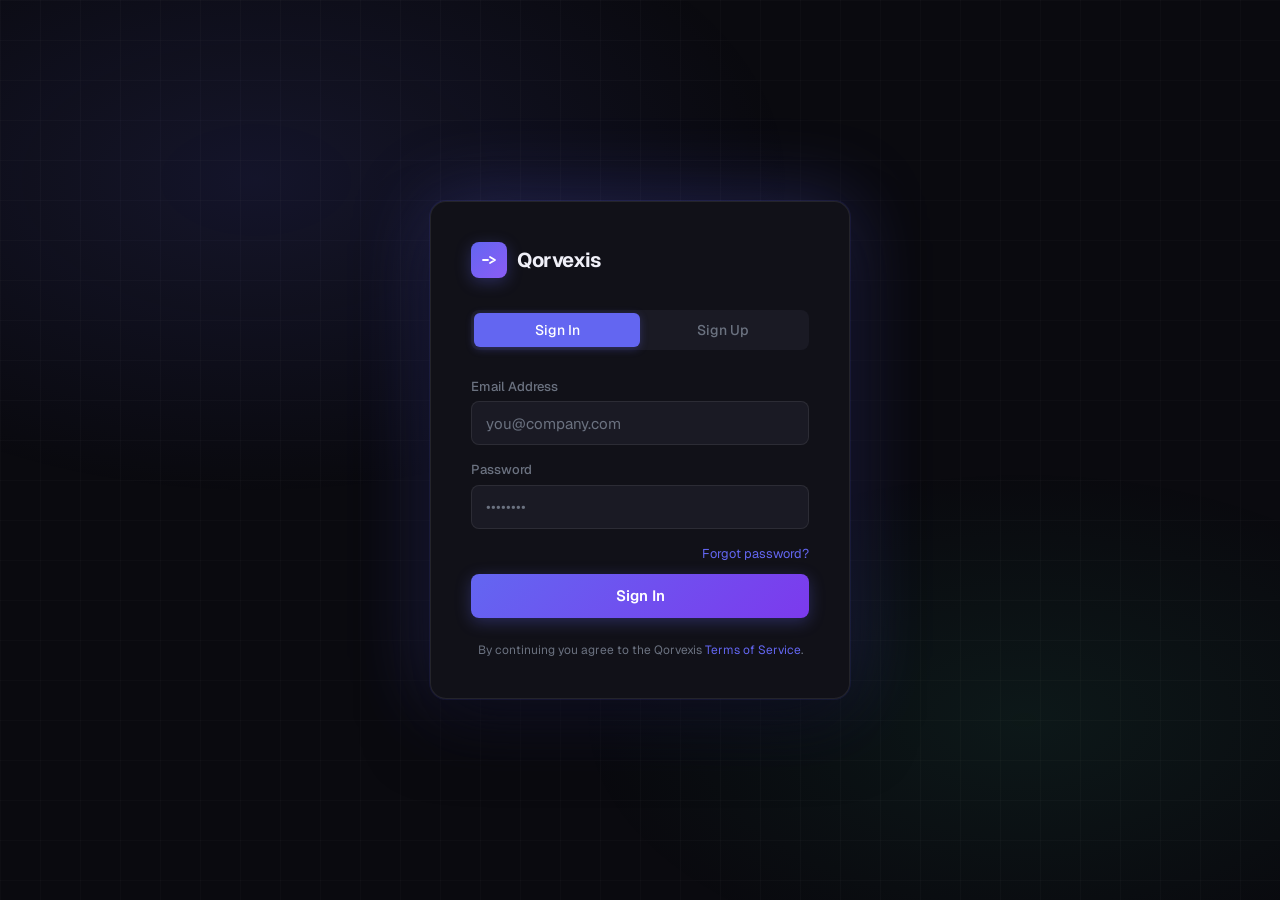
<file: frontend/index.html>
<!DOCTYPE html>
<html lang="en" data-theme="dark">
<head>
  <meta charset="UTF-8" />
  <meta name="viewport" content="width=device-width, initial-scale=1.0" />
  <title>Qorvexis — Infrastructure Intelligence Platform</title>
  <meta name="description" content="Qorvexis — AI infrastructure orchestration, telemetry, and cost optimization intelligence platform." />
  <link rel="preconnect" href="https://fonts.googleapis.com" />
  <link rel="preconnect" href="https://fonts.gstatic.com" crossorigin />
  <link href="https://fonts.googleapis.com/css2?family=Geist:wght@300;400;500;600;700&family=Geist+Mono:wght@400;500&display=swap" rel="stylesheet" />
  <link rel="stylesheet" href="style.css" />
</head>
<body class="theme-dark">
  <a class="skip-link" href="#view-overview">Skip to main content</a>

  <!-- ── Sidebar ───────────────────────────────────────────────────── -->
  <aside class="sidebar" id="sidebar">
    <div class="sidebar-logo">
      <svg class="logo-mark" width="28" height="28" viewBox="0 0 28 28" fill="none">
        <rect width="28" height="28" rx="6" fill="var(--accent)"/>
        <path d="M7 14h6M15 9l6 5-6 5" stroke="#fff" stroke-width="1.8" stroke-linecap="round" stroke-linejoin="round"/>
      </svg>
      <span class="logo-text">Qorvexis</span>
    </div>

    <nav class="sidebar-nav" aria-label="Main navigation">
      <a href="#" class="nav-item active" data-section="overview" id="nav-overview">
        <svg class="nav-icon" viewBox="0 0 20 20" fill="none">
          <rect x="3" y="3" width="6" height="6" rx="1.5" stroke="currentColor" stroke-width="1.5"/>
          <rect x="11" y="3" width="6" height="6" rx="1.5" stroke="currentColor" stroke-width="1.5"/>
          <rect x="3" y="11" width="6" height="6" rx="1.5" stroke="currentColor" stroke-width="1.5"/>
          <rect x="11" y="11" width="6" height="6" rx="1.5" stroke="currentColor" stroke-width="1.5"/>
        </svg>
        <span>Overview</span>
      </a>
      <a href="#" class="nav-item" data-section="infrastructure" id="nav-infrastructure">
        <svg class="nav-icon" viewBox="0 0 20 20" fill="none">
          <rect x="2" y="5" width="16" height="4" rx="1.5" stroke="currentColor" stroke-width="1.5"/>
          <rect x="2" y="11" width="16" height="4" rx="1.5" stroke="currentColor" stroke-width="1.5"/>
          <circle cx="5.5" cy="7" r="1" fill="currentColor"/>
          <circle cx="5.5" cy="13" r="1" fill="currentColor"/>
        </svg>
        <span>Infrastructure</span>
      </a>
      <a href="#" class="nav-item" data-section="gpu" id="nav-gpu">
        <svg class="nav-icon" viewBox="0 0 20 20" fill="none">
          <rect x="2" y="6" width="16" height="8" rx="2" stroke="currentColor" stroke-width="1.5"/>
          <path d="M6 10h8M6 13v1.5M10 13v1.5M14 13v1.5M6 7V5.5M10 7V5.5M14 7V5.5" stroke="currentColor" stroke-width="1.4" stroke-linecap="round"/>
        </svg>
        <span>GPU Analytics</span>
      </a>
      <a href="#" class="nav-item" data-section="workloads" id="nav-workloads">
        <svg class="nav-icon" viewBox="0 0 20 20" fill="none">
          <circle cx="10" cy="10" r="7" stroke="currentColor" stroke-width="1.5"/>
          <path d="M10 6v4l3 3" stroke="currentColor" stroke-width="1.5" stroke-linecap="round"/>
        </svg>
        <span>Workloads</span>
      </a>
      <a href="#" class="nav-item" data-section="queue" id="nav-queue">
        <svg class="nav-icon" viewBox="0 0 20 20" fill="none">
          <path d="M3 6h14M3 10h10M3 14h7" stroke="currentColor" stroke-width="1.5" stroke-linecap="round"/>
        </svg>
        <span>Queue Intelligence</span>
      </a>
      <a href="#" class="nav-item" data-section="cost" id="nav-cost">
        <svg class="nav-icon" viewBox="0 0 20 20" fill="none">
          <circle cx="10" cy="10" r="7" stroke="currentColor" stroke-width="1.5"/>
          <path d="M10 6.5v1M10 12.5v1M8 9a2 2 0 0 1 4 0c0 2-4 2-4 4h4" stroke="currentColor" stroke-width="1.4" stroke-linecap="round"/>
        </svg>
        <span>Cost Intelligence</span>
      </a>
      <a href="#" class="nav-item" data-section="optimization" id="nav-optimization">
        <svg class="nav-icon" viewBox="0 0 20 20" fill="none">
          <path d="M10 3l1.8 5.4H17l-4.5 3.3 1.7 5.3L10 14l-4.2 3 1.7-5.3L3 8.4h5.2L10 3z" stroke="currentColor" stroke-width="1.4" stroke-linejoin="round"/>
        </svg>
        <span>Optimization</span>
      </a>
      <a href="#" class="nav-item" data-section="providers" id="nav-providers">
        <svg class="nav-icon" viewBox="0 0 20 20" fill="none">
          <circle cx="10" cy="5" r="2" stroke="currentColor" stroke-width="1.5"/>
          <circle cx="5" cy="15" r="2" stroke="currentColor" stroke-width="1.5"/>
          <circle cx="15" cy="15" r="2" stroke="currentColor" stroke-width="1.5"/>
          <path d="M10 7v3.5M10 10.5l-3.2 2.7M10 10.5l3.2 2.7" stroke="currentColor" stroke-width="1.4" stroke-linecap="round"/>
        </svg>
        <span>Providers</span>
      </a>
      <a href="#" class="nav-item" data-section="telemetry" id="nav-telemetry">
        <svg class="nav-icon" viewBox="0 0 20 20" fill="none">
          <polyline points="3,14 7,8 10,11 13,6 17,10" stroke="currentColor" stroke-width="1.5" stroke-linecap="round" stroke-linejoin="round"/>
        </svg>
        <span>Telemetry</span>
      </a>
      <a href="#" class="nav-item" data-section="sessions" id="nav-sessions">
        <svg class="nav-icon" viewBox="0 0 20 20" fill="none">
          <rect x="3" y="3" width="14" height="14" rx="2" stroke="currentColor" stroke-width="1.5"/>
          <path d="M7 10h6M7 13h4" stroke="currentColor" stroke-width="1.4" stroke-linecap="round"/>
          <circle cx="10" cy="7.5" r="1.2" fill="currentColor"/>
        </svg>
        <span>Sessions</span>
      </a>
      <a href="#" class="nav-item" data-section="connectors" id="nav-connectors">
        <svg class="nav-icon" viewBox="0 0 20 20" fill="none">
          <path d="M13.5 10a3.5 3.5 0 11-7 0 3.5 3.5 0 017 0zM13.5 10l5-5m-5 5l5 5M6.5 10l-5-5m5 5l-5 5" stroke="currentColor" stroke-width="1.5" stroke-linecap="round" stroke-linejoin="round"/>
        </svg>
        <span>Connectors</span>
      </a>
      <a href="#" class="nav-item" data-section="aws" id="nav-aws">
        <svg class="nav-icon" viewBox="0 0 20 20" fill="none">
          <path d="M3 10a7 7 0 1114 0 7 7 0 01-14 0z" stroke="currentColor" stroke-width="1.5"/>
          <path d="M10 6v4l2.5 2.5" stroke="currentColor" stroke-width="1.4" stroke-linecap="round"/>
          <path d="M6 17.5c0-2 1.8-3.5 4-3.5s4 1.5 4 3.5" stroke="currentColor" stroke-width="1.4" stroke-linecap="round"/>
        </svg>
        <span>Cloud Intelligence</span>
      </a>
      <a href="#" class="nav-item" data-section="business" id="nav-business">
        <svg class="nav-icon" viewBox="0 0 20 20" fill="none">
          <rect x="3" y="11" width="3" height="6" rx="1" stroke="currentColor" stroke-width="1.5"/>
          <rect x="8.5" y="7" width="3" height="10" rx="1" stroke="currentColor" stroke-width="1.5"/>
          <rect x="14" y="3" width="3" height="14" rx="1" stroke="currentColor" stroke-width="1.5"/>
          <path d="M3 5l4-2 4 3 4-3" stroke="currentColor" stroke-width="1.3" stroke-linecap="round" stroke-linejoin="round"/>
        </svg>
        <span>Business Intelligence</span>
      </a>
    </nav>


    <div class="sidebar-footer">
      <div class="env-badge">
        <span class="env-dot"></span>
        <span id="apiTarget">api.qorvexis.com</span>
      </div>
    </div>
  </aside>

  <!-- ── Main Shell ─────────────────────────────────────────────────── -->
  <div class="app-shell" id="appShell">

    <!-- ── Top Navbar ─────────────────────────────────────────────── -->
    <header class="topbar">
      <button class="sidebar-toggle" id="sidebarToggle" aria-label="Toggle sidebar">
        <svg width="18" height="18" viewBox="0 0 18 18" fill="none">
          <path d="M2 4.5h14M2 9h14M2 13.5h14" stroke="currentColor" stroke-width="1.6" stroke-linecap="round"/>
        </svg>
      </button>

      <div class="topbar-search">
        <svg class="search-icon" width="16" height="16" viewBox="0 0 16 16" fill="none">
          <circle cx="7" cy="7" r="4.5" stroke="currentColor" stroke-width="1.4"/>
          <path d="M10.5 10.5L13 13" stroke="currentColor" stroke-width="1.4" stroke-linecap="round"/>
        </svg>
        <input type="text" id="globalSearch" placeholder="Search workloads, providers, sessions…" autocomplete="off" />
      </div>

      <div class="topbar-right">
        <div class="system-health-pill" id="systemHealthPill">
          <span class="health-pulse"></span>
          <span id="systemHealthLabel">Operational</span>
        </div>

        <button class="icon-btn" id="themeToggle" aria-label="Toggle theme" title="Toggle dark / light mode">
          <svg class="icon-sun" width="18" height="18" viewBox="0 0 18 18" fill="none">
            <circle cx="9" cy="9" r="3.5" stroke="currentColor" stroke-width="1.5"/>
            <path d="M9 2v1.5M9 14.5V16M2 9h1.5M14.5 9H16M4 4l1 1M13 13l1 1M4 14l1-1M13 5l1-1" stroke="currentColor" stroke-width="1.5" stroke-linecap="round"/>
          </svg>
          <svg class="icon-moon" width="18" height="18" viewBox="0 0 18 18" fill="none" style="display:none">
            <path d="M14.5 9.9A6.5 6.5 0 0 1 8.1 3.5 6.5 6.5 0 1 0 14.5 9.9z" stroke="currentColor" stroke-width="1.5" stroke-linejoin="round"/>
          </svg>
        </button>

        <div class="user-menu-wrapper" id="userMenuWrapper" style="position:relative;">
          <button class="user-menu-trigger" id="userMenuTrigger" aria-haspopup="true" aria-expanded="false" style="display:flex;align-items:center;gap:8px;background:transparent;border:1px solid var(--border);border-radius:8px;padding:5px 10px 5px 6px;cursor:pointer;color:var(--text-primary);font-family:inherit;font-size:0.8125rem;transition:background 0.15s;">
            <div class="avatar" id="userAvatar" style="width:28px;height:28px;font-size:0.75rem;">Q</div>
            <div style="text-align:left;line-height:1.2;">
              <div id="userDisplayName" style="font-weight:600;font-size:0.8125rem;">Loading…</div>
              <div id="userRoleBadge" style="font-size:0.7rem;color:var(--text-muted);">—</div>
            </div>
            <svg width="12" height="12" viewBox="0 0 12 12" fill="none" style="margin-left:2px;opacity:0.5;"><path d="M2 4l4 4 4-4" stroke="currentColor" stroke-width="1.5" stroke-linecap="round" stroke-linejoin="round"/></svg>
          </button>

          <div id="userDropdown" style="display:none;position:absolute;top:calc(100% + 8px);right:0;min-width:220px;background:var(--surface);border:1px solid var(--border);border-radius:10px;box-shadow:0 16px 40px rgba(0,0,0,0.5);z-index:1000;overflow:hidden;">
            <div style="padding:12px 14px;border-bottom:1px solid var(--border);">
              <div style="font-weight:600;font-size:0.875rem;" id="dropdownName">—</div>
              <div style="font-size:0.75rem;color:var(--text-muted);margin-top:2px;" id="dropdownEmail">—</div>
              <div style="margin-top:6px;display:flex;align-items:center;gap:6px;">
                <span class="panel-badge health-ok" id="dropdownRole" style="font-size:0.7rem;">—</span>
                <span style="font-size:0.7rem;color:var(--text-muted);" id="dropdownOrg">No org</span>
              </div>
            </div>
            <div style="padding:6px;">
              <button onclick="navigateTo('settings')" style="width:100%;text-align:left;padding:8px 10px;background:transparent;border:none;color:var(--text-primary);font-family:inherit;font-size:0.8125rem;border-radius:6px;cursor:pointer;display:flex;align-items:center;gap:8px;" onmouseover="this.style.background='rgba(255,255,255,0.05)'" onmouseout="this.style.background='transparent'">
                <svg width="14" height="14" viewBox="0 0 16 16" fill="none"><circle cx="8" cy="6" r="2.5" stroke="currentColor" stroke-width="1.4"/><path d="M3 13c0-2.8 2.2-5 5-5s5 2.2 5 5" stroke="currentColor" stroke-width="1.4" stroke-linecap="round"/></svg>
                Organization Settings
              </button>
              <button onclick="signOut()" style="width:100%;text-align:left;padding:8px 10px;background:transparent;border:none;color:#f87171;font-family:inherit;font-size:0.8125rem;border-radius:6px;cursor:pointer;display:flex;align-items:center;gap:8px;" onmouseover="this.style.background='rgba(248,113,113,0.08)'" onmouseout="this.style.background='transparent'">
                <svg width="14" height="14" viewBox="0 0 16 16" fill="none"><path d="M6 2H3a1 1 0 00-1 1v10a1 1 0 001 1h3M10 11l3-3-3-3M13 8H6" stroke="currentColor" stroke-width="1.4" stroke-linecap="round" stroke-linejoin="round"/></svg>
                Sign Out
              </button>
            </div>
          </div>
        </div>
      </div>
    </header>

    <!-- ── Page Content ───────────────────────────────────────────── -->
    <main class="page-content">

      <!-- ════════════════════════════════════════════════════════════
           SECTION: Overview
      ═══════════════════════════════════════════════════════════════ -->
      <section class="view active" id="view-overview">
        <div class="view-header">
          <div>
            <p class="view-eyebrow">Infrastructure Intelligence</p>
            <h1 class="view-title">Overview</h1>
          </div>
          <div class="view-meta">
            <span class="last-refresh-label">Refreshing every 30s</span>
            <button class="btn-secondary" id="manualRefreshBtn">Refresh now</button>
          </div>
        </div>

        <!-- Hero KPI Row -->
        <div class="kpi-row">
          <div class="kpi-card kpi-savings">
            <div class="kpi-label">Est. Monthly Savings</div>
            <div class="kpi-value" id="kpiMonthlySavings">--</div>
            <div class="kpi-sub">from cache + dedup</div>
            <div class="kpi-badge positive" id="kpiSavingsBadge">heuristic</div>
          </div>
          <div class="kpi-card kpi-gpu">
            <div class="kpi-label">GPU Utilization</div>
            <div class="kpi-value" id="kpiGpuUtil">N/A</div>
            <div class="kpi-sub" id="kpiGpuSub">pynvml not installed</div>
            <div class="kpi-badge neutral" id="kpiGpuBadge">inactive</div>
          </div>
          <div class="kpi-card kpi-workloads">
            <div class="kpi-label">Active Workloads</div>
            <div class="kpi-value" id="kpiActiveWorkloads">0</div>
            <div class="kpi-sub" id="kpiQueueSub">0 queued</div>
            <div class="kpi-badge" id="kpiWorkloadsBadge">live</div>
          </div>
          <div class="kpi-card kpi-success">
            <div class="kpi-label">Success Rate</div>
            <div class="kpi-value" id="kpiSuccessRate">--%</div>
            <div class="kpi-sub" id="kpiTotalRequests">0 total requests</div>
            <div class="kpi-badge positive" id="kpiSuccessBadge">all time</div>
          </div>
        </div>

        <!-- Overview Grids -->
        <div class="dash-grid dash-grid-3">
          <!-- Orchestration Health -->
          <div class="panel panel-span-2">
            <div class="panel-header">
              <h2 class="panel-title">Orchestration Health</h2>
              <span class="panel-badge" id="orchHealthScore">--/100</span>
            </div>
            <div id="orchestrationHealth" class="data-list">
              <div class="data-skeleton"></div>
            </div>
          </div>

          <!-- Quick Stats -->
          <div class="panel">
            <div class="panel-header">
              <h2 class="panel-title">Throughput</h2>
            </div>
            <div class="stat-stack">
              <div class="stat-row">
                <span class="stat-label">Requests / min</span>
                <span class="stat-value" id="requestsPerMinute">--</span>
              </div>
              <div class="stat-row">
                <span class="stat-label">Avg queue wait</span>
                <span class="stat-value" id="avgQueueWait">--</span>
              </div>
              <div class="stat-row">
                <span class="stat-label">Avg execution</span>
                <span class="stat-value" id="avgExecution">--</span>
              </div>
              <div class="stat-row">
                <span class="stat-label">Completed</span>
                <span class="stat-value" id="completedRequests">--</span>
              </div>
              <div class="stat-row">
                <span class="stat-label">Fallback rate</span>
                <span class="stat-value" id="fallbackUsage">--</span>
              </div>
              <div class="stat-row">
                <span class="stat-label">Avg latency</span>
                <span class="stat-value" id="averageLatency">--</span>
              </div>
            </div>
          </div>
        </div>

        <!-- Workload Submission -->
        <div class="panel workload-panel">
          <div class="panel-header">
            <h2 class="panel-title">Submit Workload</h2>
            <div class="header-row-right">
              <span id="requestState" class="state-chip">Idle</span>
            </div>
          </div>
          <form id="promptForm" class="workload-form">
            <div class="form-field">
              <label for="promptInput" class="form-label">Workload prompt</label>
              <textarea
                id="promptInput"
                name="prompt"
                rows="5"
                placeholder="Describe the AI workload or infrastructure request to route through the Qorvexis control plane…"
                required
              ></textarea>
            </div>
            <div class="form-actions">
              <p id="formMessage" class="form-message" aria-live="polite"></p>
              <button id="submitButton" type="submit" class="btn-primary">Submit workload</button>
            </div>
          </form>

          <!-- Response -->
          <div class="response-panel" aria-live="polite">
            <div class="response-meta-grid" id="responseMetaGrid">
              <div class="meta-cell">
                <span class="meta-label">Request ID</span>
                <strong id="requestId">--</strong>
              </div>
              <div class="meta-cell">
                <span class="meta-label">Provider</span>
                <strong id="providerUsed">--</strong>
              </div>
              <div class="meta-cell">
                <span class="meta-label">Model</span>
                <strong id="modelUsed">--</strong>
              </div>
              <div class="meta-cell">
                <span class="meta-label">Latency</span>
                <strong id="inferenceLatency">--</strong>
              </div>
              <div class="meta-cell">
                <span class="meta-label">Category</span>
                <strong id="requestCategory">--</strong>
              </div>
              <div class="meta-cell">
                <span class="meta-label">Fallback</span>
                <strong id="fallbackUsed">--</strong>
              </div>
              <div class="meta-cell">
                <span class="meta-label">Priority</span>
                <strong id="requestPriority">--</strong>
              </div>
              <div class="meta-cell">
                <span class="meta-label">Lifecycle</span>
                <strong id="lifecycleState">--</strong>
              </div>
              <div class="meta-cell">
                <span class="meta-label">Queue wait</span>
                <strong id="queueWait">--</strong>
              </div>
              <div class="meta-cell">
                <span class="meta-label">Execution</span>
                <strong id="executionDuration">--</strong>
              </div>
              <div class="meta-cell">
                <span class="meta-label">Cache hit</span>
                <strong id="cacheHit">--</strong>
              </div>
              <div class="meta-cell">
                <span class="meta-label">Deduplicated</span>
                <strong id="deduplicated">--</strong>
              </div>
              <div class="meta-cell">
                <span class="meta-label">Est. cost</span>
                <strong id="estimatedCost">--</strong>
              </div>
              <div class="meta-cell">
                <span class="meta-label">Last client latency</span>
                <strong id="lastLatency">--</strong>
              </div>
            </div>
            <pre id="responseOutput" class="response-output">No workload submitted yet.</pre>
          </div>
        </div>

      </section>

      <!-- ════════════════════════════════════════════════════════════
           SECTION: Infrastructure
      ═══════════════════════════════════════════════════════════════ -->
      <section class="view" id="view-infrastructure">
        <div class="view-header">
          <div>
            <p class="view-eyebrow">Local System</p>
            <h1 class="view-title">Infrastructure Telemetry</h1>
          </div>
          <span class="last-refresh-label" id="infraLastUpdatedLabel"></span>
        </div>

        <div class="dash-grid dash-grid-4">
          <div class="panel kpi-mini">
            <div class="kpi-mini-label">CPU Utilization</div>
            <div class="kpi-mini-value" id="infraCpu">--</div>
            <div class="progress-bar-track"><div class="progress-bar-fill" id="infraCpuBar" style="width:0%"></div></div>
            <div class="kpi-mini-pressure" id="infraCpuPressure">—</div>
          </div>
          <div class="panel kpi-mini">
            <div class="kpi-mini-label">Memory Utilization</div>
            <div class="kpi-mini-value" id="infraMemory">--</div>
            <div class="progress-bar-track"><div class="progress-bar-fill" id="infraMemoryBar" style="width:0%"></div></div>
            <div class="kpi-mini-pressure" id="infraMemoryPressure">—</div>
          </div>
          <div class="panel kpi-mini">
            <div class="kpi-mini-label">Disk Utilization</div>
            <div class="kpi-mini-value" id="infraDisk">--</div>
            <div class="progress-bar-track"><div class="progress-bar-fill" id="infraDiskBar" style="width:0%"></div></div>
            <div class="kpi-mini-pressure" id="infraDiskPressure">—</div>
          </div>
          <div class="panel kpi-mini">
            <div class="kpi-mini-label">Platform</div>
            <div class="kpi-mini-value" id="infraPlatform">--</div>
            <div class="kpi-mini-pressure" id="infraPythonVersion">—</div>
          </div>
        </div>

        <div class="dash-grid dash-grid-2">
          <div class="panel">
            <div class="panel-header">
              <h2 class="panel-title">GPU Telemetry</h2>
              <span class="panel-badge" id="gpuAvailBadge">checking…</span>
            </div>
            <div id="gpuMetricsContent" class="data-list">
              <div class="data-skeleton"></div>
            </div>
          </div>
          <div class="panel">
            <div class="panel-header">
              <h2 class="panel-title">System Snapshot</h2>
            </div>
            <div class="stat-stack" id="infraExtraStats">
              <div class="stat-row">
                <span class="stat-label">Host</span>
                <span class="stat-value" id="infraHost">--</span>
              </div>
              <div class="stat-row">
                <span class="stat-label">Load avg 1m</span>
                <span class="stat-value" id="infraLoadAvg">--</span>
              </div>
              <div class="stat-row">
                <span class="stat-label">Disk free</span>
                <span class="stat-value" id="infraDiskFree">--</span>
              </div>
              <div class="stat-row">
                <span class="stat-label">Mem available</span>
                <span class="stat-value" id="infraMemAvail">--</span>
              </div>
            </div>
          </div>
        </div>
      </section>

      <!-- ════════════════════════════════════════════════════════════
           SECTION: GPU Analytics
      ═══════════════════════════════════════════════════════════════ -->
      <section class="view" id="view-gpu">
        <div class="view-header">
          <div>
            <p class="view-eyebrow">Compute Resources</p>
            <h1 class="view-title">GPU Analytics</h1>
          </div>
        </div>
        <div class="panel">
          <div class="panel-header">
            <h2 class="panel-title">GPU Device</h2>
            <span class="panel-badge" id="gpuDetailBadge">--</span>
          </div>
          <div id="gpuDetailContent" class="data-list">
            <div class="data-skeleton"></div>
          </div>
        </div>
      </section>

      <!-- ════════════════════════════════════════════════════════════
           SECTION: Workloads
      ═══════════════════════════════════════════════════════════════ -->
      <section class="view" id="view-workloads">
        <div class="view-header">
          <div>
            <p class="view-eyebrow">Execution Engine</p>
            <h1 class="view-title">Workloads</h1>
          </div>
        </div>
        <div class="dash-grid dash-grid-2">
          <div class="panel">
            <div class="panel-header"><h2 class="panel-title">Execution Timelines</h2></div>
            <div id="executionTimelines" class="data-list">
              <span class="empty-state">No timelines yet.</span>
            </div>
          </div>
          <div class="panel">
            <div class="panel-header"><h2 class="panel-title">Lifecycle States</h2></div>
            <div id="lifecycleBreakdown" class="data-list">
              <span class="empty-state">No lifecycle metrics yet.</span>
            </div>
          </div>
        </div>
        <div class="dash-grid dash-grid-2">
          <div class="panel">
            <div class="panel-header"><h2 class="panel-title">Request Categories</h2></div>
            <div id="categoryBreakdown" class="data-list">
              <span class="empty-state">No category data yet.</span>
            </div>
          </div>
          <div class="panel">
            <div class="panel-header"><h2 class="panel-title">Scheduler Decisions</h2></div>
            <div id="schedulerDecisions" class="data-list">
              <span class="empty-state">No scheduler transitions yet.</span>
            </div>
          </div>
        </div>
      </section>

      <!-- ════════════════════════════════════════════════════════════
           SECTION: Queue Intelligence
      ═══════════════════════════════════════════════════════════════ -->
      <section class="view" id="view-queue">
        <div class="view-header">
          <div>
            <p class="view-eyebrow">Orchestration Engine</p>
            <h1 class="view-title">Queue Intelligence</h1>
          </div>
        </div>
        <div class="dash-grid dash-grid-4">
          <div class="panel kpi-mini">
            <div class="kpi-mini-label">Queue Depth</div>
            <div class="kpi-mini-value accent-blue" id="queueDepth">--</div>
          </div>
          <div class="panel kpi-mini">
            <div class="kpi-mini-label">Active Executions</div>
            <div class="kpi-mini-value" id="activeExecutions">--</div>
          </div>
          <div class="panel kpi-mini">
            <div class="kpi-mini-label">Queue Anomalies</div>
            <div class="kpi-mini-value" id="queueAnomalies">--</div>
          </div>
          <div class="panel kpi-mini">
            <div class="kpi-mini-label">Integrity Violations</div>
            <div class="kpi-mini-value" id="integrityViolations">--</div>
          </div>
        </div>
        <div class="dash-grid dash-grid-2">
          <div class="panel">
            <div class="panel-header"><h2 class="panel-title">Active Queue Inspector</h2></div>
            <div id="activeQueueInspector" class="data-list">
              <span class="empty-state">Queue is empty.</span>
            </div>
          </div>
          <div class="panel">
            <div class="panel-header"><h2 class="panel-title">Lifecycle Violations</h2></div>
            <div id="violationLog" class="data-list">
              <span class="empty-state">No violations recorded.</span>
            </div>
          </div>
        </div>
        <div class="panel">
          <div class="panel-header">
            <h2 class="panel-title">Recovery & Reconciliation</h2>
            <span class="panel-badge" id="recoveryActions">--</span>
          </div>
          <div class="stat-stack" id="recoveryStats">
            <div class="stat-row"><span class="stat-label">Recovery actions</span><span class="stat-value" id="recovActionsAlt">--</span></div>
          </div>
        </div>
      </section>

      <!-- ════════════════════════════════════════════════════════════
           SECTION: Cost Intelligence
      ═══════════════════════════════════════════════════════════════ -->
      <section class="view" id="view-cost">
        <div class="view-header">
          <div>
            <p class="view-eyebrow">Financial Intelligence</p>
            <h1 class="view-title">Cost Intelligence</h1>
          </div>
        </div>
        <div class="dash-grid dash-grid-4">
          <div class="panel kpi-mini">
            <div class="kpi-mini-label">Total Est. Cost</div>
            <div class="kpi-mini-value accent-emerald" id="totalCost">--</div>
            <div class="kpi-mini-pressure">session total</div>
          </div>
          <div class="panel kpi-mini">
            <div class="kpi-mini-label">Avg Cost / Request</div>
            <div class="kpi-mini-value" id="avgCostPerRequest">--</div>
            <div class="kpi-mini-pressure">heuristic</div>
          </div>
          <div class="panel kpi-mini">
            <div class="kpi-mini-label">Total Tokens</div>
            <div class="kpi-mini-value" id="totalTokens">--</div>
            <div class="kpi-mini-pressure">prompt + response</div>
          </div>
          <div class="panel kpi-mini">
            <div class="kpi-mini-label">Est. Monthly Cost</div>
            <div class="kpi-mini-value accent-yellow" id="heuristicMonthlyCost">--</div>
            <div class="kpi-mini-pressure">30-day projection</div>
          </div>
        </div>
        <div class="dash-grid dash-grid-3">
          <div class="panel">
            <div class="panel-header"><h2 class="panel-title">Cache Savings</h2></div>
            <div class="stat-stack">
              <div class="stat-row"><span class="stat-label">Est. cache savings</span><span class="stat-value accent-emerald" id="heuristicCacheSavings">--</span></div>
              <div class="stat-row"><span class="stat-label">Hit ratio</span><span class="stat-value" id="cacheHitRatio">--</span></div>
              <div class="stat-row"><span class="stat-label">Hits / Misses</span><span class="stat-value" id="cacheHitsMisses">--</span></div>
              <div class="stat-row"><span class="stat-label">Entries</span><span class="stat-value" id="cacheEntries">--</span></div>
              <div class="stat-row"><span class="stat-label">Evictions</span><span class="stat-value" id="cacheEvictions">--</span></div>
            </div>
          </div>
          <div class="panel">
            <div class="panel-header"><h2 class="panel-title">Deduplication Savings</h2></div>
            <div class="stat-stack">
              <div class="stat-row"><span class="stat-label">Est. dedup savings</span><span class="stat-value accent-emerald" id="heuristicDedupSavings">--</span></div>
              <div class="stat-row"><span class="stat-label">Duplicates detected</span><span class="stat-value" id="dedupCount">--</span></div>
              <div class="stat-row"><span class="stat-label">Dedup rate</span><span class="stat-value" id="dedupRate">--</span></div>
            </div>
          </div>
          <div class="panel">
            <div class="panel-header"><h2 class="panel-title">Session Cost</h2></div>
            <div class="stat-stack">
              <div class="stat-row"><span class="stat-label">Session total</span><span class="stat-value" id="heuristicSessionCost">--</span></div>
              <div class="stat-row"><span class="stat-label">Heuristic label</span><span class="stat-value muted">Not real billing</span></div>
            </div>
          </div>
        </div>
        <div class="panel">
          <div class="panel-header"><h2 class="panel-title">Provider Cost Breakdown</h2></div>
          <div id="providerCostBreakdown" class="data-list">
            <span class="empty-state">No cost data yet.</span>
          </div>
        </div>
      </section>

      <!-- ════════════════════════════════════════════════════════════
           SECTION: Optimization Center
      ═══════════════════════════════════════════════════════════════ -->
      <section class="view" id="view-optimization">
        <div class="view-header">
          <div>
            <p class="view-eyebrow">Deterministic Rules Engine</p>
            <h1 class="view-title">Optimization Center</h1>
          </div>
          <span class="last-refresh-label" id="recsGeneratedAt"></span>
        </div>
        <div id="recommendationsList" class="recs-grid">
          <div class="data-skeleton"></div>
        </div>
      </section>

      <!-- ════════════════════════════════════════════════════════════
           SECTION: Providers
      ═══════════════════════════════════════════════════════════════ -->
      <section class="view" id="view-providers">
        <div class="view-header">
          <div>
            <p class="view-eyebrow">Routing Intelligence</p>
            <h1 class="view-title">Provider Health</h1>
          </div>
        </div>
        <div class="dash-grid dash-grid-2">
          <div class="panel">
            <div class="panel-header"><h2 class="panel-title">Provider Scores</h2></div>
            <div id="providerScores" class="data-list">
              <span class="empty-state">No scoring data yet.</span>
            </div>
          </div>
          <div class="panel">
            <div class="panel-header"><h2 class="panel-title">Provider Health</h2></div>
            <div id="providerHealth" class="data-list">
              <span class="empty-state">No provider data yet.</span>
            </div>
          </div>
        </div>
        <div class="dash-grid dash-grid-2">
          <div class="panel">
            <div class="panel-header"><h2 class="panel-title">Cooldown Status</h2></div>
            <div id="providerCooldowns" class="data-list">
              <span class="empty-state">No cooldown data yet.</span>
            </div>
          </div>
          <div class="panel">
            <div class="panel-header"><h2 class="panel-title">Provider Capacity</h2></div>
            <div id="providerCapacity" class="data-list">
              <span class="empty-state">No capacity data yet.</span>
            </div>
          </div>
        </div>
      </section>

      <!-- ════════════════════════════════════════════════════════════
           SECTION: Telemetry
      ═══════════════════════════════════════════════════════════════ -->
      <section class="view" id="view-telemetry">
        <div class="view-header">
          <div>
            <p class="view-eyebrow">Phase 7</p>
            <h1 class="view-title">Infrastructure Telemetry</h1>
          </div>
        </div>
        <div class="dash-grid dash-grid-2">
          <div class="panel">
            <div class="panel-header"><h2 class="panel-title">System Metrics</h2></div>
            <div class="stat-stack">
              <div class="stat-row"><span class="stat-label">CPU</span><span class="stat-value" id="telCpu">--</span></div>
              <div class="stat-row"><span class="stat-label">Memory</span><span class="stat-value" id="telMemory">--</span></div>
              <div class="stat-row"><span class="stat-label">Disk</span><span class="stat-value" id="telDisk">--</span></div>
              <div class="stat-row"><span class="stat-label">Load avg 1m</span><span class="stat-value" id="telLoad">--</span></div>
            </div>
          </div>
          <div class="panel">
            <div class="panel-header"><h2 class="panel-title">GPU</h2></div>
            <div id="telGpuContent" class="data-list">
              <span class="empty-state">Loading…</span>
            </div>
          </div>
        </div>
      </section>

      <!-- ════════════════════════════════════════════════════════════
           SECTION: Sessions
      ═══════════════════════════════════════════════════════════════ -->
      <section class="view" id="view-sessions">
        <div class="view-header">
          <div>
            <p class="view-eyebrow">Context Management</p>
            <h1 class="view-title">Sessions</h1>
          </div>
          <button class="btn-primary" id="newSessionButton">+ New Session</button>
        </div>

        <div class="dash-grid dash-grid-2">
          <div class="panel">
            <div class="panel-header">
              <h2 class="panel-title">Active Sessions</h2>
              <span class="panel-badge" id="currentSessionName">--</span>
            </div>
            <div id="sessionList" class="data-list session-list-scroll">
              <span class="empty-state">No sessions loaded.</span>
            </div>
          </div>
          <div class="panel">
            <div class="panel-header"><h2 class="panel-title">Session Memory</h2></div>
            <div id="sessionHistory" class="data-list">
              <span class="empty-state">No requests in this session yet.</span>
            </div>
          </div>
        </div>

        <div class="panel">
          <div class="panel-header">
            <h2 class="panel-title">Overview</h2>
          </div>
          <div class="stat-stack">
            <div class="stat-row"><span class="stat-label">Requests sent (client)</span><span class="stat-value" id="requestsSent">0</span></div>
            <div class="stat-row"><span class="stat-label">Successful (client)</span><span class="stat-value" id="successfulWrites">0</span></div>
            <div class="stat-row"><span class="stat-label">Backend total</span><span class="stat-value" id="backendTotal">--</span></div>
            <div class="stat-row"><span class="stat-label">Backend failures</span><span class="stat-value" id="backendFailures">--</span></div>
            <div class="stat-row"><span class="stat-label">Last provider</span><span class="stat-value" id="lastProvider">--</span></div>
          </div>
        </div>
      </section>

      <!-- ════════════════════════════════════════════════════════════
           SECTION: Connectors
      ═══════════════════════════════════════════════════════════════ -->
      <section class="view" id="view-connectors">
        <div class="view-header">
          <div>
            <p class="view-eyebrow">Integrations</p>
            <h1 class="view-title">Connectors</h1>
          </div>
        </div>

        <!-- Token Analytics Cards -->
        <div class="dash-grid dash-grid-4" id="openaiAnalyticsGrid" style="display: none; margin-bottom: 2rem;">
          <div class="panel kpi-mini">
            <div class="kpi-mini-label">Total Spend</div>
            <div class="kpi-mini-value accent-emerald" id="openaiTotalSpend">$0.00</div>
          </div>
          <div class="panel kpi-mini">
            <div class="kpi-mini-label">Est. Monthly Spend</div>
            <div class="kpi-mini-value accent-yellow" id="openaiMonthlySpend">$0.00</div>
          </div>
          <div class="panel kpi-mini">
            <div class="kpi-mini-label">Most Expensive Model</div>
            <div class="kpi-mini-value" id="openaiMostExpensive" style="font-size: 1.25rem;">--</div>
          </div>
          <div class="panel kpi-mini">
            <div class="kpi-mini-label">Token Efficiency</div>
            <div class="kpi-mini-value" id="openaiEfficiency">--%</div>
          </div>
        </div>

        <div class="dash-grid dash-grid-2" style="margin-bottom: 2rem;">
          <!-- OpenAI Connection Panel -->
          <div class="panel">
            <div class="panel-header">
              <h2 class="panel-title">Connect OpenAI</h2>
              <span class="panel-badge" id="openaiStatusBadge">Disconnected</span>
            </div>
            <form id="openaiConnectForm" class="workload-form" style="margin-top: 1rem;">
              <div class="form-field">
                <label for="openaiKeyInput" class="form-label" style="display: block; margin-bottom: 0.5rem; font-size: 0.875rem; color: var(--text-muted);">OpenAI API Key</label>
                <input type="password" id="openaiKeyInput" placeholder="sk-..." required style="width: 100%; padding: 0.75rem; border-radius: 6px; background: rgba(0,0,0,0.2); border: 1px solid var(--border); color: var(--text-primary); font-family: monospace;">
              </div>
              <div class="form-actions" style="margin-top: 1.5rem; display: flex; align-items: center; gap: 1rem;">
                <button type="submit" class="btn-primary" id="openaiSubmitBtn">Connect API</button>
                <p id="openaiFormMessage" class="form-message" aria-live="polite" style="margin: 0; font-size: 0.875rem;"></p>
              </div>
            </form>
          </div>

          <!-- Connector Health -->
          <div class="panel" id="connectorHealthPanel" style="display: none;">
            <div class="panel-header"><h2 class="panel-title">OpenAI Health</h2></div>
            <div class="stat-stack" style="margin-top: 1rem;">
              <div class="stat-row"><span class="stat-label">Status</span><span class="stat-value" id="openaiHealthStatus">--</span></div>
              <div class="stat-row"><span class="stat-label">Sync Count</span><span class="stat-value" id="openaiSyncCount">--</span></div>
              <div class="stat-row"><span class="stat-label">Last Synced At</span><span class="stat-value" id="openaiLastSync">--</span></div>
              <div class="stat-row"><span class="stat-label">Connector ID</span><span class="stat-value muted" id="openaiConnectorId" style="font-family: monospace;">--</span></div>
            </div>
          </div>
        </div>

        <div class="dash-grid dash-grid-2" style="margin-bottom: 2rem;">
          <!-- Groq Connection Panel -->
          <div class="panel">
            <div class="panel-header">
              <h2 class="panel-title">Connect Groq</h2>
              <span class="panel-badge" id="groqStatusBadge">Disconnected</span>
            </div>
            <form id="groqConnectForm" class="workload-form" style="margin-top: 1rem;">
              <div class="form-field">
                <label for="groqKeyInput" class="form-label" style="display: block; margin-bottom: 0.5rem; font-size: 0.875rem; color: var(--text-muted);">Groq API Key</label>
                <input type="password" id="groqKeyInput" placeholder="gsk_..." required style="width: 100%; padding: 0.75rem; border-radius: 6px; background: rgba(0,0,0,0.2); border: 1px solid var(--border); color: var(--text-primary); font-family: monospace;">
              </div>
              <div class="form-actions" style="margin-top: 1.5rem; display: flex; align-items: center; gap: 1rem;">
                <button type="submit" class="btn-primary" id="groqSubmitBtn">Connect API</button>
                <p id="groqFormMessage" class="form-message" aria-live="polite" style="margin: 0; font-size: 0.875rem;"></p>
              </div>
            </form>
          </div>

          <!-- Groq Health -->
          <div class="panel" id="groqHealthPanel" style="display: none;">
            <div class="panel-header"><h2 class="panel-title">Groq Health</h2></div>
            <div class="stat-stack" style="margin-top: 1rem;">
              <div class="stat-row"><span class="stat-label">Status</span><span class="stat-value" id="groqHealthStatus">--</span></div>
              <div class="stat-row"><span class="stat-label">Connector ID</span><span class="stat-value muted" id="groqConnectorId" style="font-family: monospace;">--</span></div>
            </div>
          </div>
        </div>

        <div class="dash-grid dash-grid-2" style="margin-bottom: 2rem;">
          <!-- Gemini Connection Panel -->
          <div class="panel">
            <div class="panel-header">
              <h2 class="panel-title">Connect Gemini</h2>
              <span class="panel-badge" id="geminiStatusBadge">Disconnected</span>
            </div>
            <form id="geminiConnectForm" class="workload-form" style="margin-top: 1rem;">
              <div class="form-field">
                <label for="geminiKeyInput" class="form-label" style="display: block; margin-bottom: 0.5rem; font-size: 0.875rem; color: var(--text-muted);">Gemini API Key</label>
                <input type="password" id="geminiKeyInput" placeholder="AIza..." required style="width: 100%; padding: 0.75rem; border-radius: 6px; background: rgba(0,0,0,0.2); border: 1px solid var(--border); color: var(--text-primary); font-family: monospace;">
              </div>
              <div class="form-actions" style="margin-top: 1.5rem; display: flex; align-items: center; gap: 1rem;">
                <button type="submit" class="btn-primary" id="geminiSubmitBtn">Connect API</button>
                <p id="geminiFormMessage" class="form-message" aria-live="polite" style="margin: 0; font-size: 0.875rem;"></p>
              </div>
            </form>
          </div>

          <!-- Gemini Health -->
          <div class="panel" id="geminiHealthPanel" style="display: none;">
            <div class="panel-header"><h2 class="panel-title">Gemini Health</h2></div>
            <div class="stat-stack" style="margin-top: 1rem;">
              <div class="stat-row"><span class="stat-label">Status</span><span class="stat-value" id="geminiHealthStatus">--</span></div>
              <div class="stat-row"><span class="stat-label">Connector ID</span><span class="stat-value muted" id="geminiConnectorId" style="font-family: monospace;">--</span></div>
            </div>
          </div>
        </div>

        <div class="dash-grid dash-grid-2" style="margin-bottom: 2rem;">
          <!-- OpenRouter Connection Panel -->
          <div class="panel">
            <div class="panel-header">
              <h2 class="panel-title">Connect OpenRouter</h2>
              <span class="panel-badge" id="openrouterStatusBadge">Disconnected</span>
            </div>
            <form id="openrouterConnectForm" class="workload-form" style="margin-top: 1rem;">
              <div class="form-field">
                <label for="openrouterKeyInput" class="form-label" style="display: block; margin-bottom: 0.5rem; font-size: 0.875rem; color: var(--text-muted);">OpenRouter API Key</label>
                <input type="password" id="openrouterKeyInput" placeholder="sk-or-v1-..." required style="width: 100%; padding: 0.75rem; border-radius: 6px; background: rgba(0,0,0,0.2); border: 1px solid var(--border); color: var(--text-primary); font-family: monospace;">
              </div>
              <div class="form-actions" style="margin-top: 1.5rem; display: flex; align-items: center; gap: 1rem;">
                <button type="submit" class="btn-primary" id="openrouterSubmitBtn">Connect API</button>
                <p id="openrouterFormMessage" class="form-message" aria-live="polite" style="margin: 0; font-size: 0.875rem;"></p>
              </div>
            </form>
          </div>

          <!-- OpenRouter Health -->
          <div class="panel" id="openrouterHealthPanel" style="display: none;">
            <div class="panel-header"><h2 class="panel-title">OpenRouter Health</h2></div>
            <div class="stat-stack" style="margin-top: 1rem;">
              <div class="stat-row"><span class="stat-label">Status</span><span class="stat-value" id="openrouterHealthStatus">--</span></div>
              <div class="stat-row"><span class="stat-label">Connector ID</span><span class="stat-value muted" id="openrouterConnectorId" style="font-family: monospace;">--</span></div>
            </div>
          </div>
        </div>
      </section>

      <!-- ════════════════════════════════════════════════════════════
           SECTION: AWS Cloud Intelligence — Phase 8D
      ═══════════════════════════════════════════════════════════════ -->
      <section class="view" id="view-aws">
        <div class="view-header">
          <div>
            <p class="view-eyebrow">Cloud Infrastructure</p>
            <h1 class="view-title">AWS Intelligence</h1>
          </div>
          <div class="view-meta">
            <span class="last-refresh-label" id="awsLastSyncLabel">Not connected</span>
            <button class="btn-secondary" id="awsRefreshBtn">Sync now</button>
          </div>
        </div>

        <!-- ── AWS Connect Form + Account Status ───────────────────── -->
        <div class="dash-grid dash-grid-2" style="margin-bottom: 2rem;">

          <!-- Connect Panel -->
          <div class="panel" id="awsConnectPanel">
            <div class="panel-header">
              <h2 class="panel-title">Connect AWS Account</h2>
              <span class="panel-badge" id="awsConnectorStatusBadge">Disconnected</span>
            </div>
            <form id="awsConnectForm" class="workload-form" style="margin-top: 1rem;">
              <div class="form-field">
                <label for="awsAccessKeyInput" class="form-label" style="display:block;margin-bottom:.5rem;font-size:.875rem;color:var(--text-muted);">AWS Access Key ID</label>
                <input type="text" id="awsAccessKeyInput" placeholder="AKIAIOSFODNN7EXAMPLE" autocomplete="off" style="width:100%;padding:.75rem;border-radius:6px;background:rgba(0,0,0,0.2);border:1px solid var(--border);color:var(--text-primary);font-family:monospace;" />
              </div>
              <div class="form-field" style="margin-top:.75rem;">
                <label for="awsSecretKeyInput" class="form-label" style="display:block;margin-bottom:.5rem;font-size:.875rem;color:var(--text-muted);">AWS Secret Access Key</label>
                <input type="password" id="awsSecretKeyInput" placeholder="wJalrXUtnFEMI/K7MDENG/bPxRfiCYEXAMPLEKEY" autocomplete="off" style="width:100%;padding:.75rem;border-radius:6px;background:rgba(0,0,0,0.2);border:1px solid var(--border);color:var(--text-primary);font-family:monospace;" />
              </div>
              <div class="form-field" style="margin-top:.75rem;">
                <label for="awsRegionInput" class="form-label" style="display:block;margin-bottom:.5rem;font-size:.875rem;color:var(--text-muted);">AWS Region</label>
                <select id="awsRegionInput" style="width:100%;padding:.75rem;border-radius:6px;background:rgba(0,0,0,0.2);border:1px solid var(--border);color:var(--text-primary);">
                  <option value="us-east-1">us-east-1 (N. Virginia)</option>
                  <option value="us-east-2">us-east-2 (Ohio)</option>
                  <option value="us-west-1">us-west-1 (N. California)</option>
                  <option value="us-west-2">us-west-2 (Oregon)</option>
                  <option value="eu-west-1">eu-west-1 (Ireland)</option>
                  <option value="eu-west-2">eu-west-2 (London)</option>
                  <option value="eu-central-1">eu-central-1 (Frankfurt)</option>
                  <option value="ap-southeast-1">ap-southeast-1 (Singapore)</option>
                  <option value="ap-northeast-1">ap-northeast-1 (Tokyo)</option>
                  <option value="ap-south-1">ap-south-1 (Mumbai)</option>
                </select>
              </div>
              <div class="form-field" style="margin-top:.75rem;display:flex;align-items:center;gap:.75rem;">
                <input type="checkbox" id="awsDemoModeToggle" style="width:16px;height:16px;cursor:pointer;" />
                <label for="awsDemoModeToggle" style="font-size:.875rem;color:var(--text-muted);cursor:pointer;">Enable Demo Mode (simulated data, no real AWS calls)</label>
              </div>
              <div class="form-actions" style="margin-top:1.5rem;display:flex;align-items:center;gap:1rem;">
                <button type="submit" class="btn-primary" id="awsSubmitBtn">Connect AWS</button>
                <p id="awsFormMessage" class="form-message" aria-live="polite" style="margin:0;font-size:.875rem;"></p>
              </div>
            </form>
          </div>

          <!-- Account Metadata + Sync State Panel -->
          <div class="panel" id="awsAccountPanel" style="display:none;">
            <div class="panel-header">
              <h2 class="panel-title">Account &amp; Sync Status</h2>
              <span class="panel-badge" id="awsSyncStatusBadge">idle</span>
            </div>
            <div class="stat-stack" style="margin-top:1rem;">
              <div class="stat-row"><span class="stat-label">Account ID</span><span class="stat-value" id="awsAccountId" style="font-family:monospace;">--</span></div>
              <div class="stat-row"><span class="stat-label">Alias</span><span class="stat-value" id="awsAccountAlias">--</span></div>
              <div class="stat-row"><span class="stat-label">Region</span><span class="stat-value" id="awsAccountRegion" style="font-family:monospace;">--</span></div>
              <div class="stat-row"><span class="stat-label">Last Sync</span><span class="stat-value" id="awsLastSync">--</span></div>
              <div class="stat-row"><span class="stat-label">Resources Discovered</span><span class="stat-value" id="awsResourcesDiscovered">--</span></div>
              <div class="stat-row"><span class="stat-label">Successful Syncs</span><span class="stat-value health-ok" id="awsSuccessfulSyncs">--</span></div>
              <div class="stat-row"><span class="stat-label">Failed Syncs</span><span class="stat-value" id="awsFailedSyncs">--</span></div>
              <div class="stat-row"><span class="stat-label">Connector ID</span><span class="stat-value muted" id="awsConnectorId" style="font-family:monospace;font-size:.8rem;">--</span></div>
            </div>
          </div>
        </div>

        <!-- ── AWS Infrastructure KPI Row ──────────────────────────── -->
        <div class="dash-grid dash-grid-4" id="awsKpiGrid" style="margin-bottom:2rem;">
          <div class="panel kpi-mini">
            <div class="kpi-mini-label">Monthly Spend</div>
            <div class="kpi-mini-value accent-yellow" id="awsMonthlySpend">--</div>
            <div class="kpi-mini-pressure">Cost Explorer</div>
          </div>
          <div class="panel kpi-mini">
            <div class="kpi-mini-label">Daily Spend</div>
            <div class="kpi-mini-value" id="awsDailySpend">--</div>
            <div class="kpi-mini-pressure">yesterday</div>
          </div>
          <div class="panel kpi-mini">
            <div class="kpi-mini-label">Active Instances</div>
            <div class="kpi-mini-value accent-blue" id="awsActiveInstances">--</div>
            <div class="kpi-mini-pressure" id="awsTotalInstancesSub">-- total</div>
          </div>
          <div class="panel kpi-mini">
            <div class="kpi-mini-label">Underutilized</div>
            <div class="kpi-mini-value accent-red" id="awsUnderutilized">--</div>
            <div class="kpi-mini-pressure">CPU &lt; 10%</div>
          </div>
          <div class="panel kpi-mini">
            <div class="kpi-mini-label">Infra Health</div>
            <div class="kpi-mini-value" id="awsHealthScore">--</div>
            <div class="progress-bar-track" style="margin-top:.5rem;"><div class="progress-bar-fill" id="awsHealthBar" style="width:0%"></div></div>
          </div>
          <div class="panel kpi-mini">
            <div class="kpi-mini-label">Optimization Score</div>
            <div class="kpi-mini-value accent-emerald" id="awsOptimizationScore">--</div>
            <div class="progress-bar-track" style="margin-top:.5rem;"><div class="progress-bar-fill pressure-low" id="awsOptimizationBar" style="width:0%"></div></div>
          </div>
          <div class="panel kpi-mini">
            <div class="kpi-mini-label">Waste Score</div>
            <div class="kpi-mini-value" id="awsWasteScore">--</div>
            <div class="kpi-mini-pressure">higher = more waste</div>
          </div>
          <div class="panel kpi-mini">
            <div class="kpi-mini-label">Est. Monthly Savings</div>
            <div class="kpi-mini-value accent-emerald" id="awsEstimatedSavings">--</div>
            <div class="kpi-mini-pressure">from recommendations</div>
          </div>
        </div>

        <!-- ── AWS Optimization Center + Cost Analytics ─────────────── -->
        <div class="dash-grid dash-grid-2" style="margin-bottom:2rem;">

          <!-- Optimization Recommendations -->
          <div class="panel">
            <div class="panel-header">
              <h2 class="panel-title">AWS Optimization Center</h2>
              <span class="panel-badge" id="awsRecCount">0 recommendations</span>
            </div>
            <div id="awsRecommendationsList" class="data-list" style="margin-top:1rem;">
              <span class="empty-state">Connect an AWS account to see optimization recommendations.</span>
            </div>
          </div>

          <!-- Cost Breakdown -->
          <div class="panel">
            <div class="panel-header">
              <h2 class="panel-title">Service Cost Breakdown</h2>
              <span class="panel-badge" id="awsSpendTrend">--</span>
            </div>
            <div class="stat-stack" id="awsCostBreakdown" style="margin-top:1rem;">
              <span class="empty-state">Cost data unavailable.</span>
            </div>
          </div>
        </div>

        <!-- ── Cloud Infrastructure Analytics ───────────────────────── -->
        <div class="dash-grid dash-grid-2">
          <div class="panel">
            <div class="panel-header">
              <h2 class="panel-title">EC2 Instance Fleet</h2>
            </div>
            <div id="awsInstanceList" class="data-list" style="margin-top:1rem;max-height:320px;overflow-y:auto;">
              <span class="empty-state">No instance data yet.</span>
            </div>
          </div>
          <div class="panel">
            <div class="panel-header">
              <h2 class="panel-title">Cloud Infrastructure Analytics</h2>
            </div>
            <div class="stat-stack" id="awsAnalyticsPanel" style="margin-top:1rem;">
              <span class="empty-state">Connect an AWS account to see analytics.</span>
            </div>
          </div>
        </div>

      </section>

      <!-- ════════════════════════════════════════════════════════════
           SECTION: Providers
      ═══════════════════════════════════════════════════════════════ -->
      <section class="view" id="view-providers" style="display:none;">
        <div class="view-header">
          <div>
            <p class="view-eyebrow">Multi-Provider Intelligence</p>
            <h1 class="view-title">AI Providers</h1>
          </div>
          <div class="view-meta">
            <button class="btn-secondary" id="providersRefreshBtn">Sync now</button>
          </div>
        </div>

        <!-- ── Provider KPI Row ──────────────────────────── -->
        <div class="dash-grid dash-grid-4" id="providersKpiGrid" style="margin-bottom:2rem;">
          <div class="panel kpi-mini">
            <div class="kpi-mini-label">Total AI Spend</div>
            <div class="kpi-mini-value accent-yellow" id="providerTotalSpend">--</div>
            <div class="kpi-mini-pressure">all time</div>
          </div>
          <div class="panel kpi-mini">
            <div class="kpi-mini-label">Active Providers</div>
            <div class="kpi-mini-value accent-blue" id="providerActiveCount">--</div>
            <div class="kpi-mini-pressure">connected</div>
          </div>
          <div class="panel kpi-mini">
            <div class="kpi-mini-label">Top Provider</div>
            <div class="kpi-mini-value" id="providerTopName" style="text-transform: capitalize;">--</div>
            <div class="kpi-mini-pressure">by volume</div>
          </div>
          <div class="panel kpi-mini">
            <div class="kpi-mini-label">Optimization Score</div>
            <div class="kpi-mini-value accent-emerald" id="providerOptScore">--</div>
            <div class="kpi-mini-pressure">routing efficiency</div>
          </div>
        </div>

        <!-- ── Provider Visibility Matrix (Phase 10A) ─────────────── -->
        <div class="panel" style="margin-bottom:2rem;">
          <div class="panel-header">
            <h2 class="panel-title">Provider Telemetry Visibility</h2>
            <span class="panel-badge" id="visibilitySyncStatus">Idle</span>
          </div>
          <div class="table-container" style="margin-top:1rem;overflow-x:auto;">
            <table class="data-table" style="width:100%;text-align:left;border-collapse:collapse;">
              <thead>
                <tr style="border-bottom:1px solid var(--border);color:var(--text-muted);font-size:.875rem;">
                  <th style="padding:1rem .5rem;">Provider</th>
                  <th style="padding:1rem .5rem;">Visibility</th>
                  <th style="padding:1rem .5rem;">Source</th>
                  <th style="padding:1rem .5rem;">Confidence</th>
                  <th style="padding:1rem .5rem;">Records</th>
                  <th style="padding:1rem .5rem;">Last Sync</th>
                  <th style="padding:1rem .5rem;">Limitation</th>
                </tr>
              </thead>
              <tbody id="providerVisibilityTable">
                <tr><td colspan="7" class="empty-state">No telemetry visibility data available.</td></tr>
              </tbody>
            </table>
          </div>
        </div>

        <!-- ── Provider Comparison Matrix ─────────────── -->
        <div class="panel" style="margin-bottom:2rem;">
          <div class="panel-header">
            <h2 class="panel-title">Provider Comparison Matrix</h2>
          </div>
          <div class="table-container" style="margin-top:1rem;overflow-x:auto;">
            <table class="data-table" style="width:100%;text-align:left;border-collapse:collapse;">
              <thead>
                <tr style="border-bottom:1px solid var(--border);color:var(--text-muted);font-size:.875rem;">
                  <th style="padding:1rem .5rem;">Provider</th>
                  <th style="padding:1rem .5rem;">Spend</th>
                  <th style="padding:1rem .5rem;">Requests</th>
                  <th style="padding:1rem .5rem;">Avg Latency</th>
                  <th style="padding:1rem .5rem;">Est. Cost per 1K</th>
                  <th style="padding:1rem .5rem;">Efficiency</th>
                </tr>
              </thead>
              <tbody id="providerComparisonTable">
                <tr><td colspan="6" class="empty-state">No provider data available.</td></tr>
              </tbody>
            </table>
          </div>
        </div>

        <!-- ── Optimization Center ─────────────── -->
        <div class="dash-grid dash-grid-2" style="margin-bottom:2rem;">
          <div class="panel">
            <div class="panel-header">
              <h2 class="panel-title">Optimization Center</h2>
              <span class="panel-badge" id="providerRecCount">0 recommendations</span>
            </div>
            <div id="providerRecommendationsList" class="data-list" style="margin-top:1rem;">
              <span class="empty-state">No optimization opportunities detected.</span>
            </div>
          </div>

          <div class="panel">
            <div class="panel-header">
              <h2 class="panel-title">Workload Attribution</h2>
            </div>
            <div id="providerWorkloadsList" class="data-list" style="margin-top:1rem;">
              <span class="empty-state">No workload data available.</span>
            </div>
          </div>
        </div>
      </section>

      <!-- ════════════════════════════════════════════════════════════
           SECTION: Business Intelligence — Phase 10
      ═══════════════════════════════════════════════════════════════ -->
      <section class="view" id="view-business">
        <div class="view-header">
          <div>
            <p class="view-eyebrow">Business Attribution</p>
            <h1 class="view-title">Business Intelligence</h1>
          </div>
          <div class="view-meta">
            <span class="last-refresh-label">Real traffic analytics</span>
            <button class="btn-secondary" id="bizRefreshBtn">Sync now</button>
          </div>
        </div>

        <!-- ── Executive KPI Row ──────────────────────────────────────── -->
        <div class="dash-grid dash-grid-4" style="margin-bottom:2rem;">
          <div class="panel kpi-mini">
            <div class="kpi-mini-label">Total AI Spend</div>
            <div class="kpi-mini-value accent-yellow" id="bizTotalSpend">--</div>
            <div class="kpi-mini-pressure">deduplicated true cost</div>
          </div>
          <div class="panel kpi-mini">
            <div class="kpi-mini-label">Gateway Spend</div>
            <div class="kpi-mini-value accent-blue" id="bizGatewaySpend">--</div>
            <div class="kpi-mini-pressure" id="bizGatewayRequests">-- requests</div>
          </div>
          <div class="panel kpi-mini">
            <div class="kpi-mini-label">Provider Spend</div>
            <div class="kpi-mini-value accent-emerald" id="bizProviderSpend">--</div>
            <div class="kpi-mini-pressure">from API sync</div>
          </div>
          <div class="panel kpi-mini">
            <div class="kpi-mini-label">Observed Spend</div>
            <div class="kpi-mini-value" id="bizObservedSpend">--</div>
            <div class="kpi-mini-pressure">gateway + token usage</div>
          </div>
        </div>
        
        <div class="dash-grid dash-grid-2" style="margin-bottom:2rem;">
          <div class="panel kpi-mini">
            <div class="kpi-mini-label">Top Cost Driver</div>
            <div class="kpi-mini-value" id="bizTopCostDriver" style="font-size:1rem;">--</div>
            <div class="kpi-mini-pressure">by workload</div>
          </div>
          <div class="panel kpi-mini">
            <div class="kpi-mini-label">Savings Opportunity</div>
            <div class="kpi-mini-value accent-emerald" id="bizSavingsOpp">--</div>
            <div class="kpi-mini-pressure">deterministic rules</div>
          </div>
        </div>

        <!-- ── Spend Forecast Row ─────────────────────────────────────── -->
        <div class="panel" style="margin-bottom:2rem;">
          <div class="panel-header">
            <h2 class="panel-title">Spend Forecast</h2>
            <span class="panel-badge" id="bizForecastConfidence">--</span>
          </div>
          <div class="dash-grid dash-grid-4" style="margin-top:1.25rem;gap:1rem;">
            <div style="text-align:center;padding:1rem;background:rgba(255,255,255,0.03);border-radius:8px;">
              <div style="font-size:.75rem;color:var(--text-muted);text-transform:uppercase;letter-spacing:.06em;margin-bottom:.5rem;">Avg Daily</div>
              <div style="font-size:1.5rem;font-weight:700;" id="bizAvgDaily">--</div>
            </div>
            <div style="text-align:center;padding:1rem;background:rgba(255,255,255,0.03);border-radius:8px;">
              <div style="font-size:.75rem;color:var(--text-muted);text-transform:uppercase;letter-spacing:.06em;margin-bottom:.5rem;">7-Day Forecast</div>
              <div style="font-size:1.5rem;font-weight:700;" id="bizForecast7d">--</div>
            </div>
            <div style="text-align:center;padding:1rem;background:rgba(255,255,255,0.03);border-radius:8px;">
              <div style="font-size:.75rem;color:var(--text-muted);text-transform:uppercase;letter-spacing:.06em;margin-bottom:.5rem;">30-Day Forecast</div>
              <div style="font-size:1.5rem;font-weight:700;color:var(--accent);" id="bizForecast30d">--</div>
            </div>
            <div style="text-align:center;padding:1rem;background:rgba(255,255,255,0.03);border-radius:8px;">
              <div style="font-size:.75rem;color:var(--text-muted);text-transform:uppercase;letter-spacing:.06em;margin-bottom:.5rem;">90-Day Forecast</div>
              <div style="font-size:1.5rem;font-weight:700;" id="bizForecast90d">--</div>
            </div>
          </div>
          <div style="margin-top:1rem;font-size:.8rem;color:var(--text-muted);">
            Trend: <span id="bizTrendDir" style="font-weight:600;">--</span> &nbsp;|&nbsp;
            Based on <span id="bizDataPoints">0</span> days of data
          </div>
        </div>

        <!-- ── Workloads + Recommendations ───────────────────────────── -->
        <div class="dash-grid dash-grid-2" style="margin-bottom:2rem;">
          <div class="panel">
            <div class="panel-header">
              <h2 class="panel-title">Workload Attribution</h2>
              <span class="panel-badge" id="bizWorkloadCount">0 workloads</span>
            </div>
            <div id="bizWorkloadList" class="data-list" style="margin-top:1rem;max-height:360px;overflow-y:auto;">
              <span class="empty-state">Route requests through the AI Gateway with <code>workload_id</code> to unlock attribution.</span>
            </div>
          </div>
          <div class="panel">
            <div class="panel-header">
              <h2 class="panel-title">Optimization Recommendations</h2>
              <span class="panel-badge" id="bizRecCount">0 recommendations</span>
            </div>
            <div id="bizRecList" class="data-list" style="margin-top:1rem;max-height:360px;overflow-y:auto;">
              <span class="empty-state">No recommendations yet.</span>
            </div>
          </div>
        </div>

        <!-- ── Teams + Customers ──────────────────────────────────────── -->
        <div class="dash-grid dash-grid-2">
          <div class="panel">
            <div class="panel-header">
              <h2 class="panel-title">Team Attribution</h2>
              <span class="panel-badge" id="bizTeamCount">0 teams</span>
            </div>
            <div id="bizTeamList" class="data-list" style="margin-top:1rem;max-height:320px;overflow-y:auto;">
              <span class="empty-state">Tag requests with <code>team_id</code> via the AI Gateway to see team spend.</span>
            </div>
          </div>
          <div class="panel">
            <div class="panel-header">
              <h2 class="panel-title">Customer Attribution</h2>
              <span class="panel-badge" id="bizCustomerCount">0 customers</span>
            </div>
            <div id="bizCustomerList" class="data-list" style="margin-top:1rem;max-height:320px;overflow-y:auto;">
              <span class="empty-state">Tag requests with <code>customer_id</code> via the AI Gateway to track per-customer costs.</span>
            </div>
          </div>
        </div>

      </section>

    </main>
  </div>

  <script src="script.js"></script>
</body>
</html>
</file>
<file: frontend/style.css>
@import url('https://fonts.googleapis.com/css2?family=Outfit:wght@300;400;500;600;700&family=Inter:wght@300;400;500;600&family=JetBrains+Mono:wght@400;500;600;700&display=swap');

:root {
  /* Core Variables - Dark Mode (Default) */
  --bg-primary: #09090B;
  --bg-secondary: rgba(255, 255, 255, 0.02);
  --bg-panel: rgba(20, 20, 22, 0.6);
  
  --text-primary: #FAFAFA;
  --text-secondary: #A1A1AA;
  --text-muted: #71717A;
  
  --border-light: rgba(255, 255, 255, 0.08);
  --border-focus: rgba(255, 255, 255, 0.15);
  
  --accent-primary: #3B82F6;
  --accent-secondary: #8B5CF6;
  --accent-glow: rgba(59, 130, 246, 0.2);
  
  --success: #10B981;
  --warning: #F59E0B;
  --danger: #EF4444;
  
  --sidebar-width: 280px;
  --topbar-height: 70px;
  
  --radius-sm: 8px;
  --radius-md: 12px;
  --radius-lg: 16px;
  --radius-full: 9999px;
  
  --transition-fast: 0.15s ease;
  --transition-normal: 0.25s cubic-bezier(0.4, 0, 0.2, 1);
  --transition-slow: 0.4s cubic-bezier(0.4, 0, 0.2, 1);
}

.theme-light {
  --bg-primary: #F4F4F5;
  --bg-secondary: rgba(0, 0, 0, 0.03);
  --bg-panel: rgba(255, 255, 255, 0.8);
  
  --text-primary: #09090B;
  --text-secondary: #52525B;
  --text-muted: #A1A1AA;
  
  --border-light: rgba(0, 0, 0, 0.08);
  --border-focus: rgba(0, 0, 0, 0.15);
  
  --accent-primary: #2563EB;
  --accent-secondary: #7C3AED;
  --accent-glow: rgba(37, 99, 235, 0.2);
}

/* Reset & Base Styles */
*, *::before, *::after {
  box-sizing: border-box;
  margin: 0;
  padding: 0;
  border-width: 0;
  border-style: solid;
  border-color: var(--border-light);
}

html {
  font-family: 'Inter', -apple-system, BlinkMacSystemFont, 'Segoe UI', Roboto, Helvetica, Arial, sans-serif;
  color: var(--text-primary);
  background-color: var(--bg-primary);
  -webkit-font-smoothing: antialiased;
  -moz-osx-font-smoothing: grayscale;
  scroll-behavior: smooth;
}

body {
  line-height: 1.5;
  background-color: var(--bg-primary);
  background-image: 
    radial-gradient(circle at 15% 50%, rgba(59, 130, 246, 0.06), transparent 25%),
    radial-gradient(circle at 85% 30%, rgba(139, 92, 246, 0.06), transparent 25%);
  background-attachment: fixed;
  min-height: 100vh;
  transition: background-color var(--transition-normal), color var(--transition-normal);
}

h1, h2, h3, h4, h5, h6 {
  font-family: 'Outfit', sans-serif;
  font-weight: 600;
  letter-spacing: -0.02em;
  color: var(--text-primary);
}

a {
  color: inherit;
  text-decoration: none;
}

button {
  background: transparent;
  cursor: pointer;
  font-family: inherit;
  color: inherit;
}

input, textarea {
  font-family: inherit;
}

/* Scrollbar */
::-webkit-scrollbar {
  width: 6px;
  height: 6px;
}
::-webkit-scrollbar-track {
  background: transparent;
}
::-webkit-scrollbar-thumb {
  background: rgba(128, 128, 128, 0.3);
  border-radius: var(--radius-full);
}
::-webkit-scrollbar-thumb:hover {
  background: rgba(128, 128, 128, 0.5);
}

/* Accessibility */
.skip-link {
  position: absolute;
  top: -40px;
  left: 0;
  background: var(--accent-primary);
  color: white;
  padding: 8px;
  z-index: 100;
  transition: top var(--transition-fast);
}
.skip-link:focus {
  top: 0;
}

/* Typography Helpers */
.text-xs { font-size: 0.75rem; line-height: 1rem; }
.text-sm { font-size: 0.875rem; line-height: 1.25rem; }
.text-base { font-size: 1rem; line-height: 1.5rem; }
.text-lg { font-size: 1.125rem; line-height: 1.75rem; }
.text-xl { font-size: 1.25rem; line-height: 1.75rem; }
.text-2xl { font-size: 1.5rem; line-height: 2rem; }
.text-3xl { font-size: 1.875rem; line-height: 2.25rem; }
.text-4xl { font-size: 2.25rem; line-height: 2.5rem; }

/* ── Layout ── */
.app-shell {
  display: flex;
  flex-direction: column;
  min-height: 100vh;
  margin-left: var(--sidebar-width);
  transition: margin-left var(--transition-normal);
}
.app-shell.sidebar-collapsed {
  margin-left: 0;
}

/* ── Sidebar ── */
.sidebar {
  position: fixed;
  top: 0;
  left: 0;
  bottom: 0;
  width: var(--sidebar-width);
  background: var(--bg-panel);
  backdrop-filter: blur(20px);
  border-right: 1px solid var(--border-light);
  display: flex;
  flex-direction: column;
  padding: 24px 20px;
  z-index: 50;
  transition: transform var(--transition-normal);
}
.sidebar.collapsed {
  transform: translateX(-100%);
}

.sidebar-logo {
  display: flex;
  align-items: center;
  gap: 12px;
  padding-bottom: 32px;
  margin-bottom: 8px;
}
.logo-mark {
  border-radius: 8px;
  box-shadow: 0 0 15px var(--accent-glow);
}
.logo-text {
  font-family: 'Outfit', sans-serif;
  font-size: 1.5rem;
  font-weight: 700;
  background: linear-gradient(to right, var(--text-primary), var(--text-muted));
  -webkit-background-clip: text;
  -webkit-text-fill-color: transparent;
  letter-spacing: -0.04em;
}

.sidebar-nav {
  display: flex;
  flex-direction: column;
  gap: 6px;
  flex: 1;
  overflow-y: auto;
}

.nav-item {
  display: flex;
  align-items: center;
  gap: 12px;
  padding: 12px 16px;
  border-radius: var(--radius-md);
  color: var(--text-secondary);
  font-weight: 500;
  font-size: 0.95rem;
  transition: all var(--transition-fast);
  position: relative;
  overflow: hidden;
}
.nav-item::before {
  content: '';
  position: absolute;
  left: 0;
  top: 0;
  bottom: 0;
  width: 3px;
  background: var(--accent-primary);
  border-radius: 0 4px 4px 0;
  transform: scaleY(0);
  transition: transform var(--transition-normal);
}
.nav-item:hover {
  background: var(--bg-secondary);
  color: var(--text-primary);
  transform: translateX(4px);
}
.nav-item.active {
  background: linear-gradient(90deg, rgba(59, 130, 246, 0.1) 0%, transparent 100%);
  color: var(--text-primary);
}
.nav-item.active::before {
  transform: scaleY(1);
}
.nav-icon {
  width: 20px;
  height: 20px;
  opacity: 0.7;
  transition: opacity var(--transition-fast);
}
.nav-item:hover .nav-icon, .nav-item.active .nav-icon {
  opacity: 1;
  color: var(--accent-primary);
}

.sidebar-footer {
  padding-top: 24px;
  margin-top: auto;
  border-top: 1px solid var(--border-light);
}
.env-badge {
  display: inline-flex;
  align-items: center;
  gap: 8px;
  padding: 8px 12px;
  background: rgba(16, 185, 129, 0.1);
  border: 1px solid rgba(16, 185, 129, 0.2);
  border-radius: var(--radius-full);
  font-size: 0.8rem;
  color: var(--success);
  font-weight: 500;
}
.env-dot {
  width: 6px;
  height: 6px;
  border-radius: 50%;
  background: var(--success);
  box-shadow: 0 0 8px var(--success);
  animation: pulse-glow 2s infinite;
}

/* ── Topbar ── */
.topbar {
  height: var(--topbar-height);
  display: flex;
  align-items: center;
  justify-content: space-between;
  padding: 0 32px;
  position: sticky;
  top: 0;
  background: rgba(9, 9, 11, 0.6);
  backdrop-filter: blur(12px);
  border-bottom: 1px solid var(--border-light);
  z-index: 40;
}

.sidebar-toggle {
  color: var(--text-secondary);
  padding: 8px;
  border-radius: var(--radius-sm);
  transition: background var(--transition-fast), color var(--transition-fast);
}
.sidebar-toggle:hover {
  background: var(--bg-secondary);
  color: var(--text-primary);
}

.topbar-search {
  display: flex;
  align-items: center;
  gap: 12px;
  background: var(--bg-secondary);
  border: 1px solid var(--border-light);
  padding: 8px 16px;
  border-radius: var(--radius-full);
  width: 320px;
  transition: all var(--transition-normal);
}
.topbar-search:focus-within {
  border-color: var(--border-focus);
  background: var(--bg-secondary);
  box-shadow: 0 0 0 2px var(--accent-glow);
  width: 380px;
}
.search-icon {
  color: var(--text-muted);
}
.topbar-search input {
  background: transparent;
  border: none;
  outline: none;
  color: var(--text-primary);
  width: 100%;
  font-size: 0.9rem;
}
.topbar-search input::placeholder {
  color: var(--text-muted);
}

.topbar-right {
  display: flex;
  align-items: center;
  gap: 20px;
}

.system-health-pill {
  display: flex;
  align-items: center;
  gap: 8px;
  padding: 6px 12px;
  background: var(--bg-secondary);
  border-radius: var(--radius-full);
  border: 1px solid var(--border-light);
  font-size: 0.85rem;
  font-weight: 500;
}
.health-pulse {
  width: 8px;
  height: 8px;
  border-radius: 50%;
  background: var(--success);
  box-shadow: 0 0 8px var(--success);
  animation: pulse-glow 2s infinite;
}

.icon-btn {
  color: var(--text-secondary);
  padding: 8px;
  border-radius: 50%;
  transition: all var(--transition-fast);
}
.icon-btn:hover {
  background: var(--bg-secondary);
  color: var(--text-primary);
}

.avatar {
  width: 36px;
  height: 36px;
  border-radius: 50%;
  background: linear-gradient(135deg, var(--accent-primary), var(--accent-secondary));
  display: flex;
  align-items: center;
  justify-content: center;
  font-family: 'Outfit', sans-serif;
  font-weight: 600;
  font-size: 1rem;
  color: white;
  box-shadow: 0 4px 12px rgba(59, 130, 246, 0.3);
  cursor: pointer;
  transition: transform var(--transition-fast);
}
.avatar:hover {
  transform: scale(1.05);
}

/* ── Page Content ── */
.page-content {
  flex: 1;
  padding: 32px;
  max-width: 1600px;
  margin: 0 auto;
  width: 100%;
}

.view {
  display: none;
  animation: fade-in-up 0.4s ease forwards;
}
.view.active {
  display: block;
}

.view-header {
  display: flex;
  justify-content: space-between;
  align-items: flex-end;
  margin-bottom: 32px;
}
.view-eyebrow {
  font-size: 0.85rem;
  text-transform: uppercase;
  letter-spacing: 0.1em;
  color: var(--accent-primary);
  font-weight: 600;
  margin-bottom: 4px;
}
.view-title {
  font-size: 2.5rem;
  font-weight: 700;
  background: linear-gradient(135deg, var(--text-primary), var(--text-muted));
  -webkit-background-clip: text;
  -webkit-text-fill-color: transparent;
  line-height: 1.2;
}

.view-meta {
  display: flex;
  align-items: center;
  gap: 16px;
}
.last-refresh-label {
  font-size: 0.85rem;
  color: var(--text-muted);
}

/* Buttons */
.btn-primary, .btn-secondary {
  padding: 10px 20px;
  border-radius: var(--radius-md);
  font-weight: 500;
  font-size: 0.9rem;
  transition: all var(--transition-normal);
  display: inline-flex;
  align-items: center;
  justify-content: center;
}
.btn-primary {
  background: var(--accent-primary);
  color: white;
  box-shadow: 0 4px 12px var(--accent-glow);
  border: 1px solid rgba(255, 255, 255, 0.1);
}
.btn-primary:hover {
  background: #2563EB;
  transform: translateY(-2px);
  box-shadow: 0 6px 16px rgba(59, 130, 246, 0.4);
}
.btn-secondary {
  background: var(--bg-secondary);
  color: var(--text-primary);
  border: 1px solid var(--border-light);
}
.btn-secondary:hover {
  background: rgba(128, 128, 128, 0.1);
  border-color: var(--border-focus);
}

/* ── Dashboard Grid & Panels ── */
.dash-grid {
  display: grid;
  gap: 24px;
  margin-bottom: 24px;
}
.dash-grid-2 { grid-template-columns: repeat(2, 1fr); }
.dash-grid-3 { grid-template-columns: repeat(3, 1fr); }
.dash-grid-4 { grid-template-columns: repeat(4, 1fr); }

.panel-span-2 { grid-column: span 2; }

.panel {
  background: var(--bg-panel);
  border: 1px solid var(--border-light);
  border-radius: var(--radius-lg);
  padding: 24px;
  backdrop-filter: blur(12px);
  position: relative;
  overflow: hidden;
  transition: transform var(--transition-normal), box-shadow var(--transition-normal), border-color var(--transition-normal);
}
.panel::before {
  content: '';
  position: absolute;
  top: 0; left: 0; right: 0; height: 1px;
  background: linear-gradient(90deg, transparent, rgba(255, 255, 255, 0.1), transparent);
}
.panel:hover {
  border-color: var(--border-focus);
  transform: translateY(-2px);
  box-shadow: 0 10px 30px rgba(0, 0, 0, 0.2);
}

.panel-header {
  display: flex;
  justify-content: space-between;
  align-items: center;
  margin-bottom: 20px;
}
.panel-title {
  font-family: 'Outfit', sans-serif;
  font-size: 1.125rem;
  font-weight: 600;
  color: var(--text-primary);
}
.panel-badge {
  font-size: 0.75rem;
  padding: 4px 10px;
  border-radius: var(--radius-full);
  background: var(--bg-secondary);
  border: 1px solid var(--border-light);
  color: var(--text-secondary);
}

/* ── KPI Cards ── */
.kpi-row {
  display: grid;
  grid-template-columns: repeat(4, 1fr);
  gap: 24px;
  margin-bottom: 32px;
}
.kpi-card {
  background: var(--bg-panel);
  border: 1px solid var(--border-light);
  border-radius: var(--radius-lg);
  padding: 24px;
  position: relative;
  overflow: hidden;
  display: flex;
  flex-direction: column;
  backdrop-filter: blur(12px);
  transition: all var(--transition-normal);
}
.kpi-card::after {
  content: '';
  position: absolute;
  top: -50%; right: -50%; width: 100%; height: 100%;
  background: radial-gradient(circle, var(--accent-glow) 0%, transparent 70%);
  opacity: 0;
  transition: opacity var(--transition-normal);
  pointer-events: none;
}
.kpi-card:hover {
  border-color: var(--border-focus);
  transform: translateY(-4px);
  box-shadow: 0 12px 24px rgba(0, 0, 0, 0.2);
}
.kpi-card:hover::after {
  opacity: 1;
}

.kpi-label {
  font-size: 0.9rem;
  color: var(--text-secondary);
  font-weight: 500;
  margin-bottom: 8px;
  padding-right: 70px;
}
.kpi-value {
  font-family: 'Outfit', sans-serif;
  font-size: 2.5rem;
  font-weight: 700;
  color: var(--text-primary);
  line-height: 1.1;
  margin-bottom: 4px;
}
.kpi-sub {
  font-size: 0.8rem;
  color: var(--text-muted);
}
.kpi-badge {
  position: absolute;
  top: 20px;
  right: 20px;
  font-size: 0.7rem;
  text-transform: uppercase;
  letter-spacing: 0.05em;
  padding: 4px 8px;
  border-radius: var(--radius-sm);
  font-weight: 600;
  white-space: nowrap;
}
.kpi-badge.positive { background: rgba(16, 185, 129, 0.1); color: var(--success); border: 1px solid rgba(16, 185, 129, 0.2); }
.kpi-badge.neutral { background: var(--bg-secondary); color: var(--text-secondary); border: 1px solid var(--border-light); }
.kpi-badge.warning { background: rgba(245, 158, 11, 0.1); color: var(--warning); border: 1px solid rgba(245, 158, 11, 0.2); }
.kpi-badge.danger { background: rgba(239, 68, 68, 0.1); color: var(--danger); border: 1px solid rgba(239, 68, 68, 0.2); }

/* Mini KPI */
.kpi-mini {
  padding: 20px;
}
.kpi-mini-label {
  font-size: 0.85rem;
  color: var(--text-secondary);
  margin-bottom: 8px;
}
.kpi-mini-value {
  font-family: 'Outfit', sans-serif;
  font-size: 1.75rem;
  font-weight: 600;
  margin-bottom: 12px;
}
.kpi-mini-value.accent-emerald { color: var(--success); }
.kpi-mini-value.accent-yellow { color: var(--warning); }
.kpi-mini-value.accent-blue { color: var(--accent-primary); }

.kpi-mini-pressure {
  font-size: 0.75rem;
  color: var(--text-muted);
  text-align: right;
  margin-top: 8px;
}

.progress-bar-track {
  height: 6px;
  background: var(--bg-secondary);
  border-radius: var(--radius-full);
  overflow: hidden;
}
.progress-bar-fill {
  height: 100%;
  background: linear-gradient(90deg, var(--accent-primary), var(--accent-secondary));
  border-radius: var(--radius-full);
  transition: width 1s ease-out;
}

/* ── Lists & Stacks ── */
.stat-stack {
  display: flex;
  flex-direction: column;
  gap: 16px;
}
.stat-row {
  display: flex;
  justify-content: space-between;
  align-items: center;
  padding-bottom: 16px;
  border-bottom: 1px solid var(--border-light);
}
.stat-row:last-child {
  border-bottom: none;
  padding-bottom: 0;
}
.stat-label {
  color: var(--text-secondary);
  font-size: 0.95rem;
}
.stat-value {
  font-family: 'JetBrains Mono', monospace;
  font-weight: 500;
  color: var(--text-primary);
}
.stat-value.muted { color: var(--text-muted); font-family: 'Inter', sans-serif; font-size: 0.85rem; }
.stat-value.accent-emerald { color: var(--success); }

.data-list {
  display: flex;
  flex-direction: column;
  gap: 12px;
}
.data-skeleton {
  height: 60px;
  border-radius: var(--radius-md);
  background: linear-gradient(90deg, var(--bg-secondary) 25%, rgba(128, 128, 128, 0.1) 50%, var(--bg-secondary) 75%);
  background-size: 200% 100%;
  animation: skeleton-loading 1.5s infinite;
}
.empty-state {
  color: var(--text-muted);
  font-style: italic;
  font-size: 0.9rem;
  padding: 20px 0;
  text-align: center;
}

/* ── Forms ── */
.workload-panel {
  margin-top: 24px;
}
.workload-form {
  display: flex;
  flex-direction: column;
  gap: 16px;
  margin-bottom: 24px;
}
.form-field {
  display: flex;
  flex-direction: column;
  gap: 8px;
}
.form-label {
  font-size: 0.9rem;
  font-weight: 500;
  color: var(--text-primary);
}
textarea {
  width: 100%;
  background: rgba(0, 0, 0, 0.2);
  border: 1px solid var(--border-light);
  border-radius: var(--radius-md);
  padding: 16px;
  color: var(--text-primary);
  resize: vertical;
  transition: all var(--transition-fast);
  font-family: 'JetBrains Mono', monospace;
  font-size: 0.9rem;
}
.theme-light textarea {
  background: rgba(255, 255, 255, 0.5);
}
textarea:focus {
  outline: none;
  border-color: var(--accent-primary);
  box-shadow: 0 0 0 3px var(--accent-glow);
}
.form-actions {
  display: flex;
  justify-content: flex-end;
  align-items: center;
  gap: 16px;
}
.form-message {
  font-size: 0.85rem;
  color: var(--success);
}

/* ── Response Grid ── */
.response-panel {
  background: var(--bg-secondary);
  border: 1px solid var(--border-light);
  border-radius: var(--radius-md);
  padding: 24px;
}
.response-meta-grid {
  display: grid;
  grid-template-columns: repeat(auto-fit, minmax(140px, 1fr));
  gap: 16px;
  margin-bottom: 24px;
  padding-bottom: 24px;
  border-bottom: 1px solid var(--border-light);
}
.meta-cell {
  display: flex;
  flex-direction: column;
  gap: 4px;
}
.meta-label {
  font-size: 0.75rem;
  color: var(--text-muted);
  text-transform: uppercase;
  letter-spacing: 0.05em;
}
.meta-cell strong {
  font-family: 'JetBrains Mono', monospace;
  font-size: 0.9rem;
  color: var(--text-primary);
  font-weight: 500;
}
.response-output {
  font-family: 'JetBrains Mono', monospace;
  font-size: 0.9rem;
  color: var(--text-secondary);
  white-space: pre-wrap;
  word-break: break-all;
  line-height: 1.6;
}

/* ── Status Chips ── */
.state-chip {
  padding: 4px 12px;
  border-radius: var(--radius-full);
  font-size: 0.75rem;
  font-weight: 600;
  text-transform: uppercase;
  letter-spacing: 0.05em;
  background: var(--bg-secondary);
  color: var(--text-primary);
}

/* ── Animations ── */
@keyframes pulse-glow {
  0% { box-shadow: 0 0 0 0 rgba(16, 185, 129, 0.4); }
  70% { box-shadow: 0 0 0 6px rgba(16, 185, 129, 0); }
  100% { box-shadow: 0 0 0 0 rgba(16, 185, 129, 0); }
}

@keyframes skeleton-loading {
  0% { background-position: 200% 0; }
  100% { background-position: -200% 0; }
}

@keyframes fade-in-up {
  from {
    opacity: 0;
    transform: translateY(10px);
  }
  to {
    opacity: 1;
    transform: translateY(0);
  }
}

/* Responsive */
@media (max-width: 1024px) {
  .dash-grid-4 { grid-template-columns: repeat(2, 1fr); }
  .kpi-row { grid-template-columns: repeat(2, 1fr); }
}
@media (max-width: 768px) {
  .sidebar { transform: translateX(-100%); }
  .app-shell { margin-left: 0; }
  .dash-grid-2, .dash-grid-3, .dash-grid-4, .kpi-row { grid-template-columns: 1fr; }
  .panel-span-2 { grid-column: span 1; }
  .topbar { padding: 0 16px; }
  .page-content { padding: 16px; }
}
</file>
